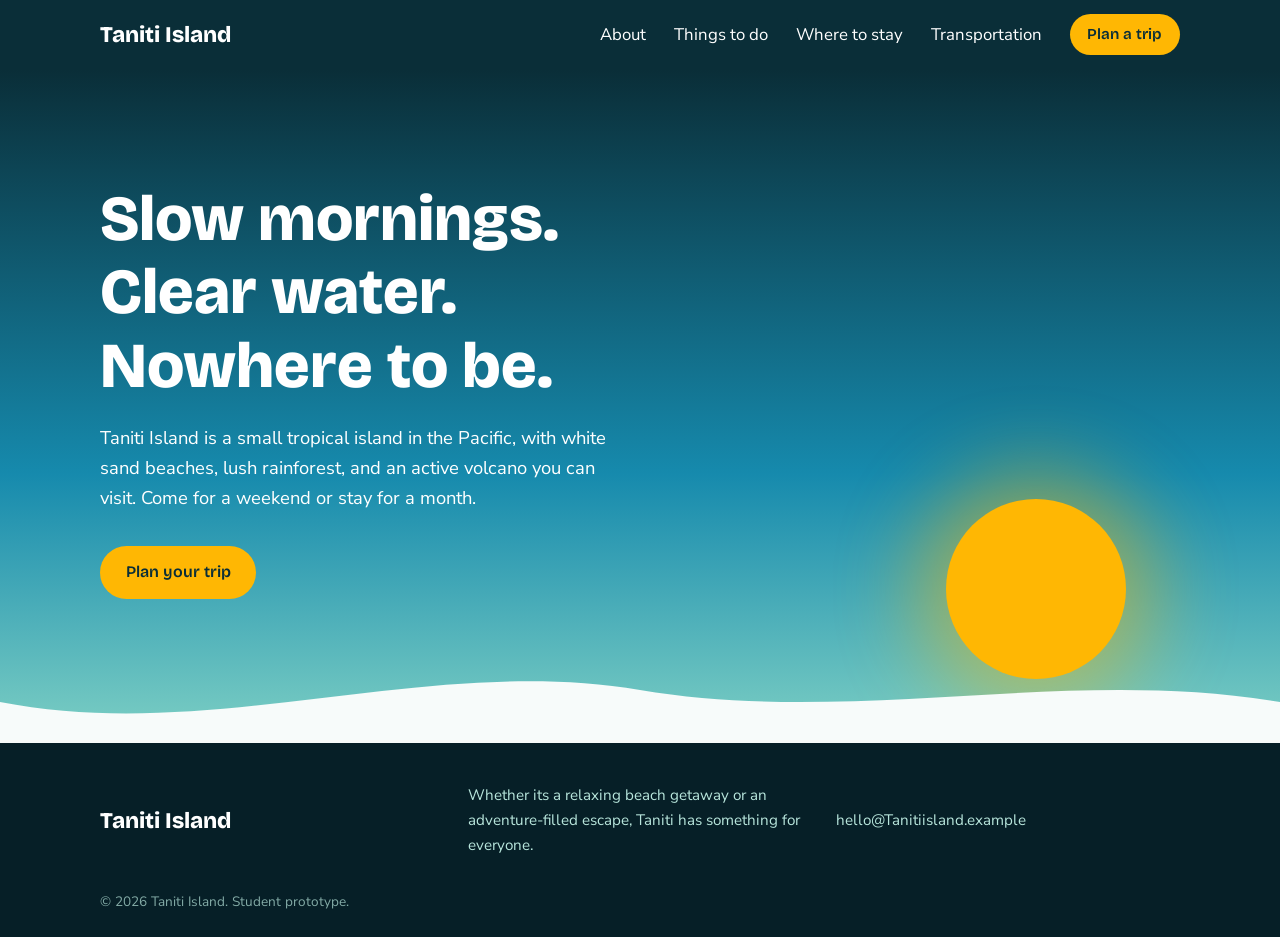
<file: index.html>
<!DOCTYPE html>
<html lang="en">
<head>
  <meta charset="UTF-8">
  <meta name="viewport" content="width=device-width, initial-scale=1.0">
  <title>Taniti Island | Plan Your Escape</title>
  <meta name="description" content="Taniti Island: white sand, clear water, and slow mornings. Plan your trip.">
  <link rel="preconnect" href="https://fonts.googleapis.com">
  <link rel="preconnect" href="https://fonts.gstatic.com" crossorigin>
  <link href="https://fonts.googleapis.com/css2?family=Bricolage+Grotesque:wght@600;800&family=Nunito+Sans:wght@400;600&display=swap" rel="stylesheet">
  <link rel="stylesheet" href="styles.css">
</head>
<body>

  <!-- ===== HEADER / NAV ===== -->
  <header class="site-header">
    <div class="container nav-bar">
      <a href="index.html" class="logo">Taniti Island</a>

      <button class="nav-toggle" id="navToggle" aria-expanded="false" aria-controls="mainNav">
        Menu
      </button>

      <nav id="mainNav" class="main-nav" aria-label="Main navigation">
        <ul>
          <li><a href="about.html">About</a></li>
          <li><a href="activities.html">Things to do</a></li>
          <li><a href="stay.html">Where to stay</a></li>
          <li><a href="transportation.html">Transportation</a></li>
          <li><a href="book.html" class="btn btn-small">Plan a trip</a></li>
        </ul>
      </nav>
    </div>
  </header>

  <main id="top">

    <!-- ===== HERO ===== -->
    <section class="hero">
      <div class="sun" aria-hidden="true"></div>
      <div class="container hero-content">
        <h1>Slow mornings. Clear water. Nowhere to be.</h1>
        <p class="hero-text">
          Taniti Island is a small tropical island in the Pacific, with white
          sand beaches, lush rainforest, and an active volcano you can visit.
          Come for a weekend or stay for a month.
        </p>
        <a href="book.html" class="btn">Plan your trip</a>
      </div>
      <svg class="wave" viewBox="0 0 1440 120" preserveAspectRatio="none" aria-hidden="true">
        <path d="M0,64 C240,120 480,0 720,48 C960,96 1200,16 1440,64 L1440,120 L0,120 Z"></path>
      </svg>
    </section>


  </main>

  <!-- ===== FOOTER ===== -->
  <footer class="site-footer">
    <div class="container footer-grid">
      <p class="logo">Taniti Island</p>
      <p>Whether its a relaxing beach getaway or an adventure-filled escape, Taniti has something for everyone.</p>
      <p>hello@Tanitiisland.example</p>
    </div>
    <p class="copyright">&copy; 2026 Taniti Island. Student prototype.</p>
  </footer>

  <script src="script.js"></script>
</body>
</html>
</file>
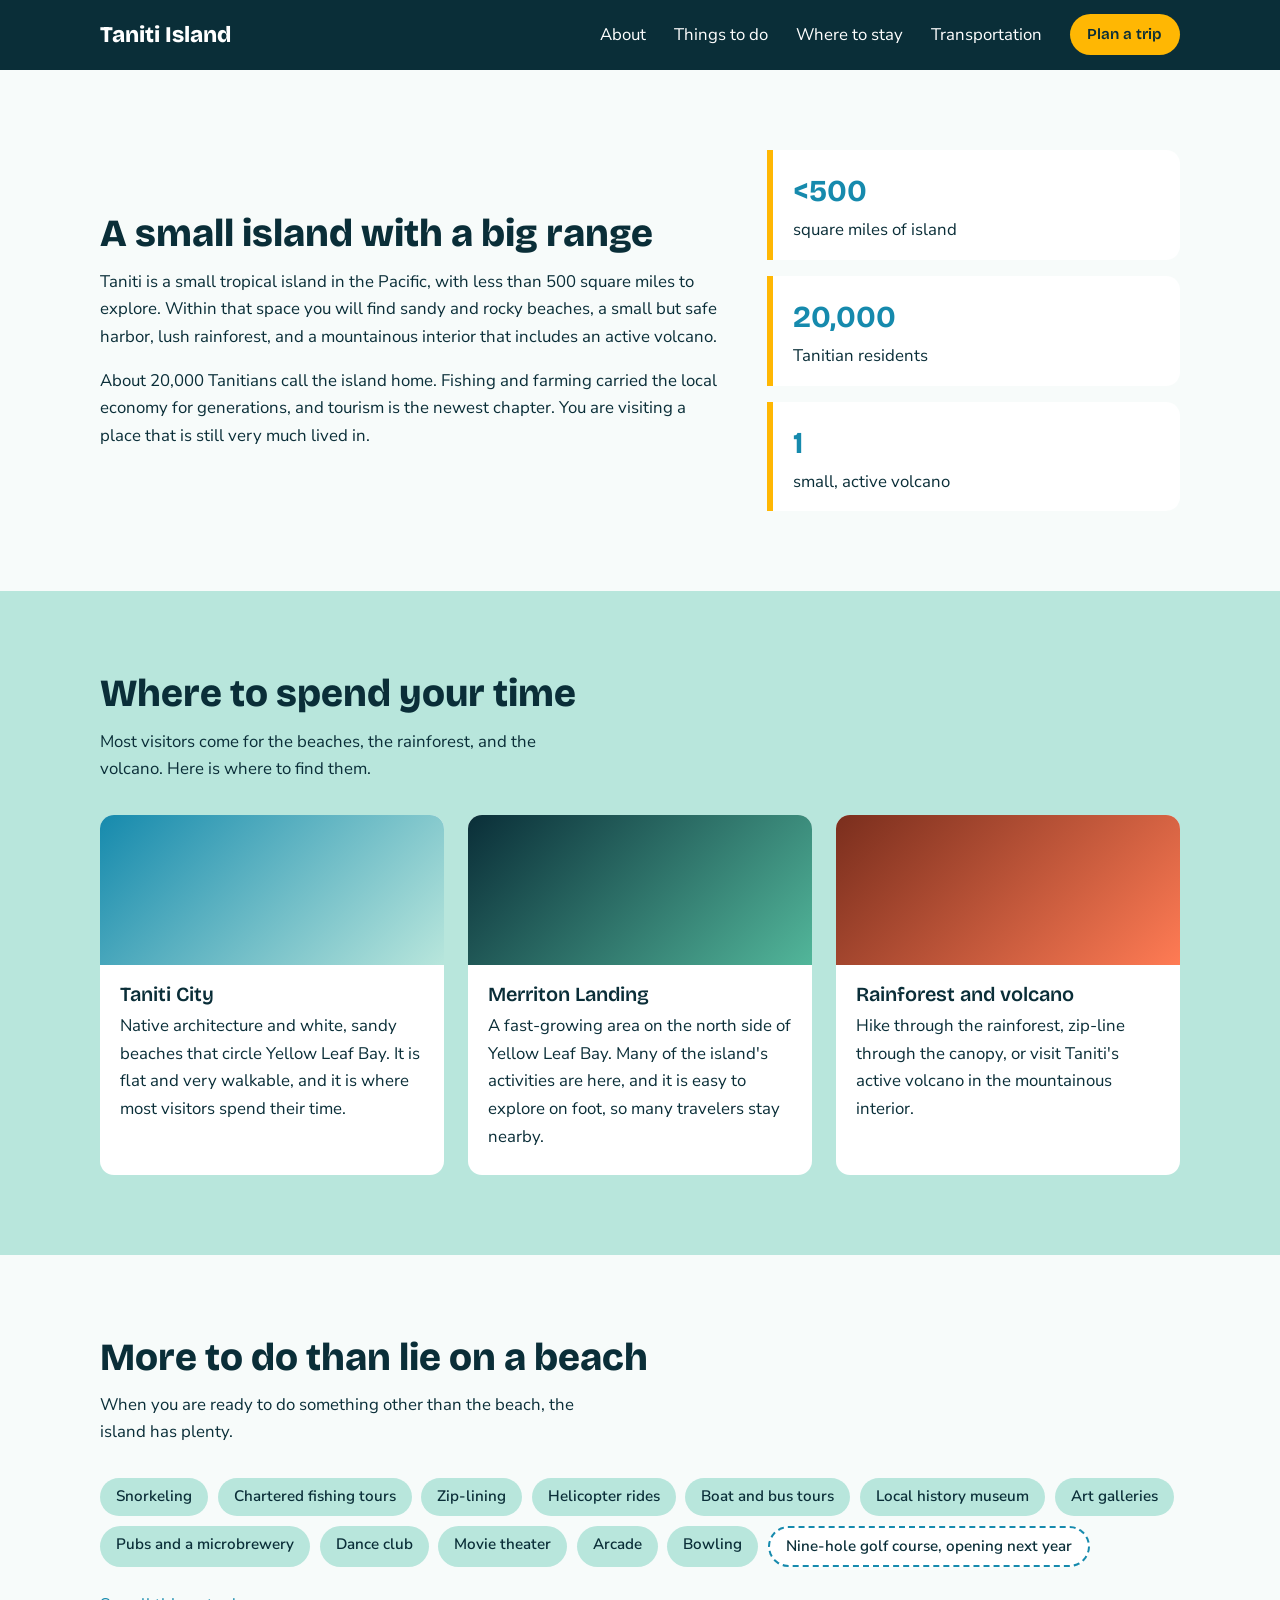
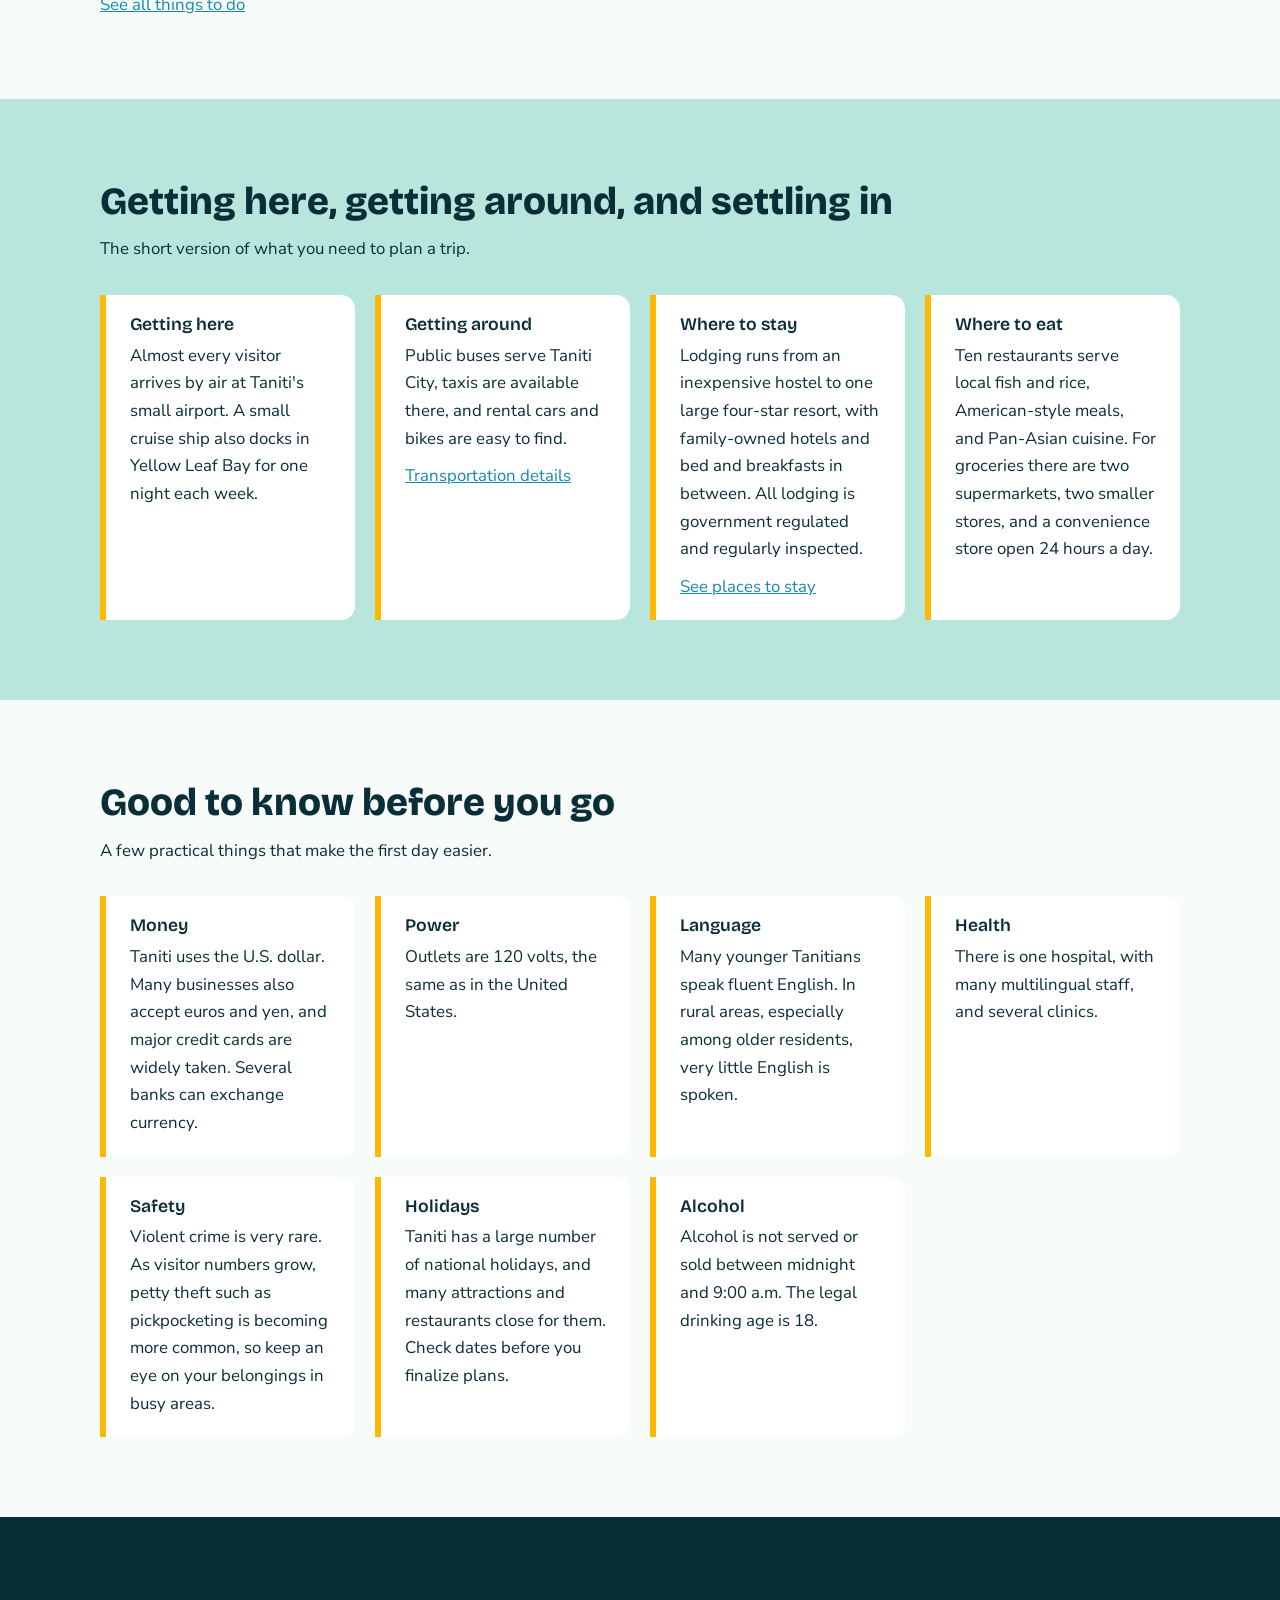
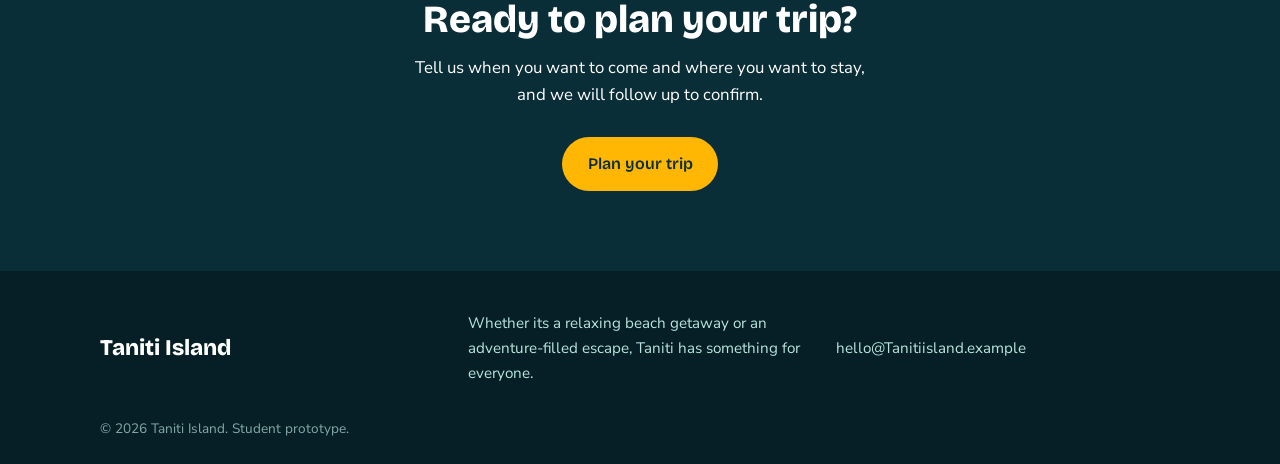
<file: about.html>
<!DOCTYPE html>
<html lang="en">
<head>
  <meta charset="UTF-8">
  <meta name="viewport" content="width=device-width, initial-scale=1.0">
  <title>About Taniti | Taniti Island</title>
  <meta name="description" content="Meet Taniti: a small tropical Pacific island with beaches, rainforest, a safe harbor, and an active volcano. Learn what to expect before you go.">
  <link rel="preconnect" href="https://fonts.googleapis.com">
  <link rel="preconnect" href="https://fonts.gstatic.com" crossorigin>
  <link href="https://fonts.googleapis.com/css2?family=Bricolage+Grotesque:wght@600;800&family=Nunito+Sans:wght@400;600&display=swap" rel="stylesheet">
  <link rel="stylesheet" href="styles.css">
</head>
<body>

  <!-- ===== HEADER / NAV ===== -->
  <header class="site-header">
    <div class="container nav-bar">
      <a href="index.html" class="logo">Taniti Island</a>

      <button class="nav-toggle" id="navToggle" aria-expanded="false" aria-controls="mainNav">
        Menu
      </button>

      <nav id="mainNav" class="main-nav" aria-label="Main navigation">
        <ul>
          <li><a href="about.html">About</a></li>
          <li><a href="activities.html">Things to do</a></li>
          <li><a href="stay.html">Where to stay</a></li>
          <li><a href="transportation.html">Transportation</a></li>
          <li><a href="book.html" class="btn btn-small">Plan a trip</a></li>
        </ul>
      </nav>
    </div>
  </header>

  <main>

    <!-- ===== ABOUT ===== -->
    <section id="about" class="section">
      <div class="container about-grid">
        <div>
          <h2>A small island with a big range</h2>
          <p>
            Taniti is a small tropical island in the Pacific, with less than
            500 square miles to explore. Within that space you will find sandy
            and rocky beaches, a small but safe harbor, lush rainforest, and a
            mountainous interior that includes an active volcano.
          </p>
          <p>
            About 20,000 Tanitians call the island home. Fishing and farming
            carried the local economy for generations, and tourism is the
            newest chapter. You are visiting a place that is still very much
            lived in.
          </p>
        </div>

        <ul class="stats">
          <li><strong>&lt;500</strong> square miles of island</li>
          <li><strong>20,000</strong> Tanitian residents</li>
          <li><strong>1</strong> small, active volcano</li>
        </ul>
      </div>
    </section>

    <!-- ===== WHERE TO SPEND YOUR TIME ===== -->
    <section id="explore" class="section section-tinted">
      <div class="container">
        <h2>Where to spend your time</h2>
        <p class="section-intro">Most visitors come for the beaches, the rainforest, and the volcano. Here is where to find them.</p>

        <div class="card-grid">
          <article class="card">
            <div class="card-art art-city" aria-hidden="true"></div>
            <h3>Taniti City</h3>
            <p>Native architecture and white, sandy beaches that circle Yellow Leaf Bay. It is flat and very walkable, and it is where most visitors spend their time.</p>
          </article>

          <article class="card">
            <div class="card-art art-landing" aria-hidden="true"></div>
            <h3>Merriton Landing</h3>
            <p>A fast-growing area on the north side of Yellow Leaf Bay. Many of the island's activities are here, and it is easy to explore on foot, so many travelers stay nearby.</p>
          </article>

          <article class="card">
            <div class="card-art art-volcano" aria-hidden="true"></div>
            <h3>Rainforest and volcano</h3>
            <p>Hike through the rainforest, zip-line through the canopy, or visit Taniti's active volcano in the mountainous interior.</p>
          </article>
        </div>
      </div>
    </section>

    <!-- ===== THINGS TO DO ===== -->
    <section id="do" class="section">
      <div class="container">
        <h2>More to do than lie on a beach</h2>
        <p class="section-intro">When you are ready to do something other than the beach, the island has plenty.</p>

        <ul class="pill-list">
          <li>Snorkeling</li>
          <li>Chartered fishing tours</li>
          <li>Zip-lining</li>
          <li>Helicopter rides</li>
          <li>Boat and bus tours</li>
          <li>Local history museum</li>
          <li>Art galleries</li>
          <li>Pubs and a microbrewery</li>
          <li>Dance club</li>
          <li>Movie theater</li>
          <li>Arcade</li>
          <li>Bowling</li>
          <li class="soon">Nine-hole golf course, opening next year</li>
        </ul>

        <p><a href="activities.html">See all things to do</a></p>
      </div>
    </section>

    <!-- ===== GETTING HERE, AROUND, STAYING, EATING ===== -->
    <section id="getting" class="section section-tinted">
      <div class="container">
        <h2>Getting here, getting around, and settling in</h2>
        <p class="section-intro">The short version of what you need to plan a trip.</p>

        <div class="fact-grid">
          <div class="fact">
            <h3>Getting here</h3>
            <p>Almost every visitor arrives by air at Taniti's small airport. A small cruise ship also docks in Yellow Leaf Bay for one night each week.</p>
          </div>

          <div class="fact">
            <h3>Getting around</h3>
            <p>Public buses serve Taniti City, taxis are available there, and rental cars and bikes are easy to find.</p>
            <p><a href="transportation.html">Transportation details</a></p>
          </div>

          <div class="fact">
            <h3>Where to stay</h3>
            <p>Lodging runs from an inexpensive hostel to one large four-star resort, with family-owned hotels and bed and breakfasts in between. All lodging is government regulated and regularly inspected.</p>
            <p><a href="stay.html">See places to stay</a></p>
          </div>

          <div class="fact">
            <h3>Where to eat</h3>
            <p>Ten restaurants serve local fish and rice, American-style meals, and Pan-Asian cuisine. For groceries there are two supermarkets, two smaller stores, and a convenience store open 24 hours a day.</p>
          </div>
        </div>
      </div>
    </section>

    <!-- ===== GOOD TO KNOW ===== -->
    <section id="know" class="section">
      <div class="container">
        <h2>Good to know before you go</h2>
        <p class="section-intro">A few practical things that make the first day easier.</p>

        <div class="fact-grid">
          <div class="fact">
            <h3>Money</h3>
            <p>Taniti uses the U.S. dollar. Many businesses also accept euros and yen, and major credit cards are widely taken. Several banks can exchange currency.</p>
          </div>

          <div class="fact">
            <h3>Power</h3>
            <p>Outlets are 120 volts, the same as in the United States.</p>
          </div>

          <div class="fact">
            <h3>Language</h3>
            <p>Many younger Tanitians speak fluent English. In rural areas, especially among older residents, very little English is spoken.</p>
          </div>

          <div class="fact">
            <h3>Health</h3>
            <p>There is one hospital, with many multilingual staff, and several clinics.</p>
          </div>

          <div class="fact">
            <h3>Safety</h3>
            <p>Violent crime is very rare. As visitor numbers grow, petty theft such as pickpocketing is becoming more common, so keep an eye on your belongings in busy areas.</p>
          </div>

          <div class="fact">
            <h3>Holidays</h3>
            <p>Taniti has a large number of national holidays, and many attractions and restaurants close for them. Check dates before you finalize plans.</p>
          </div>

          <div class="fact">
            <h3>Alcohol</h3>
            <p>Alcohol is not served or sold between midnight and 9:00 a.m. The legal drinking age is 18.</p>
          </div>
        </div>
      </div>
    </section>

    <!-- ===== CALL TO ACTION ===== -->
    <section class="section section-dark cta">
      <div class="container">
        <h2>Ready to plan your trip?</h2>
        <p>Tell us when you want to come and where you want to stay, and we will follow up to confirm.</p>
        <a href="book.html" class="btn">Plan your trip</a>
      </div>
    </section>

  </main>

  <!-- ===== FOOTER ===== -->
  <footer class="site-footer">
    <div class="container footer-grid">
      <p class="logo">Taniti Island</p>
      <p>Whether its a relaxing beach getaway or an adventure-filled escape, Taniti has something for everyone.</p>
      <p>hello@Tanitiisland.example</p>
    </div>
    <p class="copyright">&copy; 2026 Taniti Island. Student prototype.</p>
  </footer>

  <script src="script.js"></script>
</body>
</html>
</file>
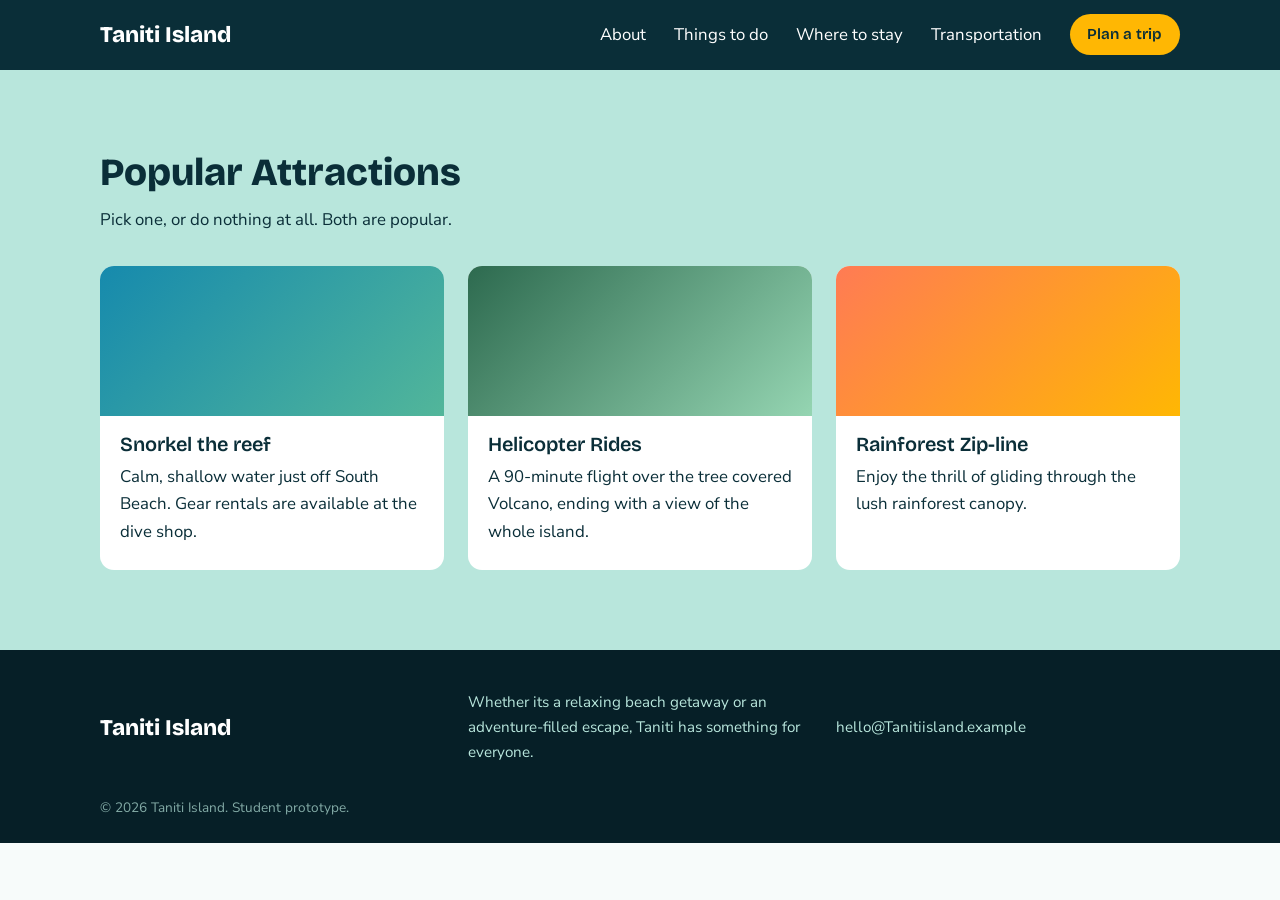
<file: activities.html>
<!DOCTYPE html>
<html lang="en">
<head>
  <meta charset="UTF-8">
  <meta name="viewport" content="width=device-width, initial-scale=1.0">
  <title>Things to Do | Taniti Island</title>
  <meta name="description" content="Things to do on Taniti: snorkeling, hikes, and sunset sails.">
  <link rel="preconnect" href="https://fonts.googleapis.com">
  <link rel="preconnect" href="https://fonts.gstatic.com" crossorigin>
  <link href="https://fonts.googleapis.com/css2?family=Bricolage+Grotesque:wght@600;800&family=Nunito+Sans:wght@400;600&display=swap" rel="stylesheet">
  <link rel="stylesheet" href="styles.css">
</head>
<body>

  <!-- ===== HEADER / NAV ===== -->
  <header class="site-header">
    <div class="container nav-bar">
      <a href="index.html" class="logo">Taniti Island</a>

      <button class="nav-toggle" id="navToggle" aria-expanded="false" aria-controls="mainNav">
        Menu
      </button>

      <nav id="mainNav" class="main-nav" aria-label="Main navigation">
        <ul>
          <li><a href="about.html">About</a></li>
          <li><a href="activities.html">Things to do</a></li>
          <li><a href="stay.html">Where to stay</a></li>
          <li><a href="transportation.html">Transportation</a></li>
          <li><a href="book.html" class="btn btn-small">Plan a trip</a></li>
        </ul>
      </nav>
    </div>
  </header>

<main>    



<!-- ===== ACTIVITIES ===== -->
    <section id="activities" class="section section-tinted">
      <div class="container">
        <h2>Popular Attractions</h2>
        <p class="section-intro">Pick one, or do nothing at all. Both are popular.</p>

        <div class="card-grid">
          <article class="card">
            <div class="card-art art-reef" aria-hidden="true"></div>
            <h3>Snorkel the reef</h3>
            <p>Calm, shallow water just off South Beach. Gear rentals are available at the dive shop.</p>
          </article>

          <article class="card">
            <div class="card-art art-trail" aria-hidden="true"></div>
            <h3>Helicopter Rides</h3>
            <p>A 90-minute flight over the tree covered Volcano, ending with a view of the whole island.</p>
          </article>

          <article class="card">
            <div class="card-art art-sunset" aria-hidden="true"></div>
            <h3>Rainforest Zip-line</h3>
            <p>Enjoy the thrill of gliding through the lush rainforest canopy.</p>
          </article>
        </div>
      </div>
    </section>

</main>

  <!-- ===== FOOTER ===== -->
  <footer class="site-footer">
    <div class="container footer-grid">
      <p class="logo">Taniti Island</p>
      <p>Whether its a relaxing beach getaway or an adventure-filled escape, Taniti has something for everyone.</p>
      <p>hello@Tanitiisland.example</p>
    </div>
    <p class="copyright">&copy; 2026 Taniti Island. Student prototype.</p>
  </footer>

  <script src="script.js"></script>
</body>
</html>
</file>
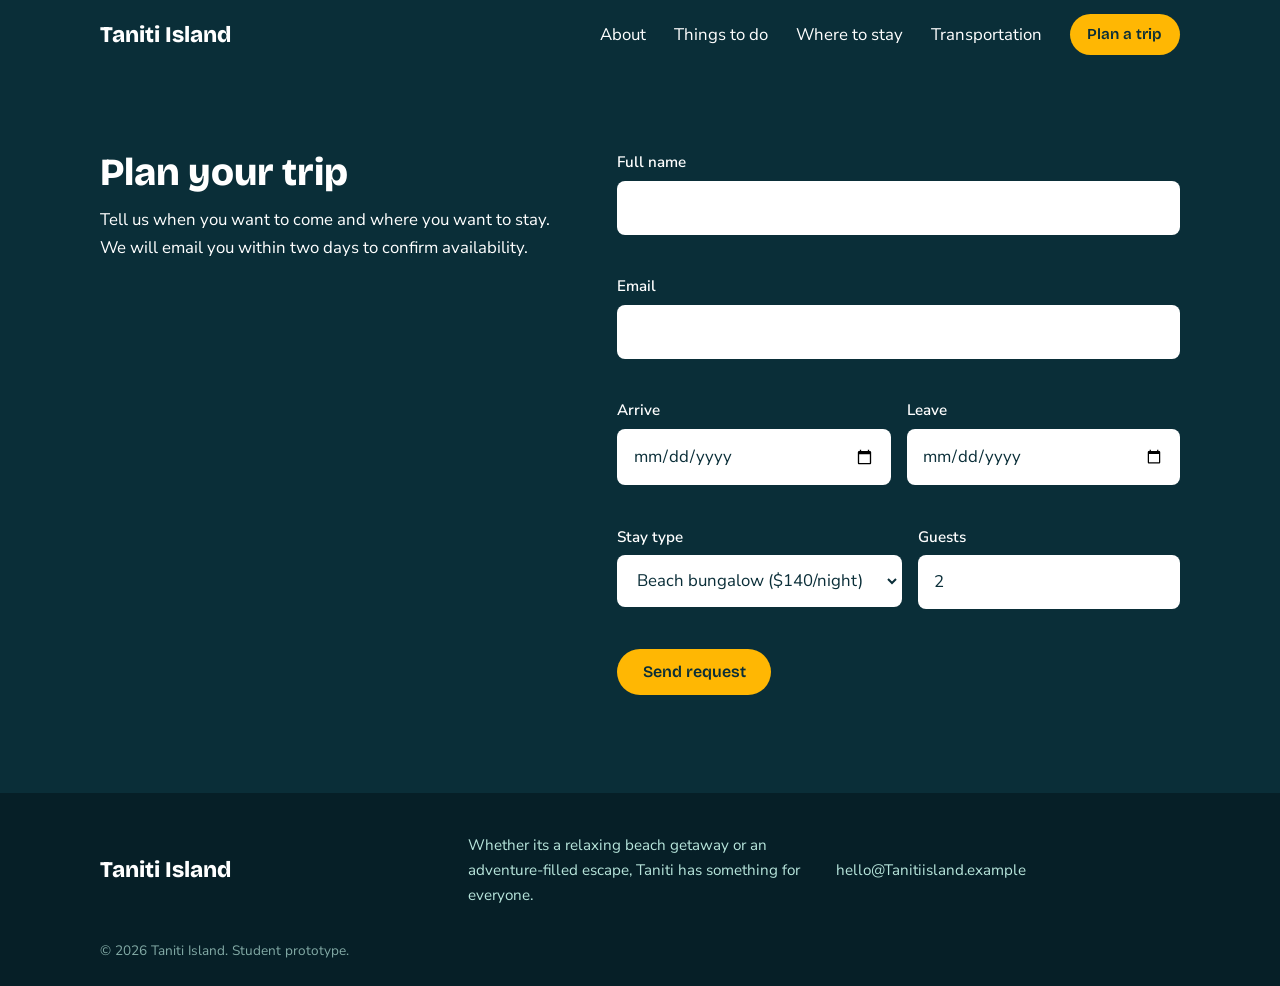
<file: book.html>
<!DOCTYPE html>
<html lang="en">
<head>
  <meta charset="UTF-8">
  <meta name="viewport" content="width=device-width, initial-scale=1.0">
  <title>Plan a Trip | Taniti Island</title>
  <meta name="description" content="Tell us when you want to visit Taniti and where you want to stay. We will email you within two days to confirm availability.">
  <link rel="preconnect" href="https://fonts.googleapis.com">
  <link rel="preconnect" href="https://fonts.gstatic.com" crossorigin>
  <link href="https://fonts.googleapis.com/css2?family=Bricolage+Grotesque:wght@600;800&family=Nunito+Sans:wght@400;600&display=swap" rel="stylesheet">
  <link rel="stylesheet" href="styles.css">
</head>
<body>

  <!-- ===== HEADER / NAV ===== -->
  <header class="site-header">
    <div class="container nav-bar">
      <a href="index.html" class="logo">Taniti Island</a>

      <button class="nav-toggle" id="navToggle" aria-expanded="false" aria-controls="mainNav">
        Menu
      </button>

      <nav id="mainNav" class="main-nav" aria-label="Main navigation">
        <ul>
          <li><a href="about.html">About</a></li>
          <li><a href="activities.html">Things to do</a></li>
          <li><a href="stay.html">Where to stay</a></li>
          <li><a href="transportation.html">Transportation</a></li>
          <li><a href="book.html" class="btn btn-small">Plan a trip</a></li>
        </ul>
      </nav>
    </div>
  </header>

  <main>

    <!-- ===== BOOKING FORM ===== -->
    <section id="book" class="section section-dark">
      <div class="container book-wrap">
        <div class="book-intro">
          <h2>Plan your trip</h2>
          <p>
            Tell us when you want to come and where you want to stay. We will
            email you within two days to confirm availability.
          </p>
        </div>

        <form id="bookingForm" class="booking-form" novalidate>
          <div class="field">
            <label for="name">Full name</label>
            <input type="text" id="name" name="name" autocomplete="name">
            <span class="error" id="nameError"></span>
          </div>

          <div class="field">
            <label for="email">Email</label>
            <input type="email" id="email" name="email" autocomplete="email">
            <span class="error" id="emailError"></span>
          </div>

          <div class="field-row">
            <div class="field">
              <label for="checkin">Arrive</label>
              <input type="date" id="checkin" name="checkin">
              <span class="error" id="checkinError"></span>
            </div>

            <div class="field">
              <label for="checkout">Leave</label>
              <input type="date" id="checkout" name="checkout">
              <span class="error" id="checkoutError"></span>
            </div>
          </div>

          <div class="field-row">
            <div class="field">
              <label for="stayType">Stay type</label>
              <select id="stayType" name="stayType">
                <option value="140">Beach bungalow ($140/night)</option>
                <option value="220">Garden villa ($220/night)</option>
                <option value="75">Village guesthouse ($75/night)</option>
                <option value="300">Luxury Hotel ($300/night)</option>
              </select>
            </div>

            <div class="field">
              <label for="guests">Guests</label>
              <input type="number" id="guests" name="guests" min="1" max="4" value="2">
              <span class="error" id="guestsError"></span>
            </div>
          </div>

          <button type="submit" class="btn">Send request</button>

          <p class="form-result" id="formResult" role="status" aria-live="polite"></p>
        </form>
      </div>
    </section>

  </main>

  <!-- ===== FOOTER ===== -->
  <footer class="site-footer">
    <div class="container footer-grid">
      <p class="logo">Taniti Island</p>
      <p>Whether its a relaxing beach getaway or an adventure-filled escape, Taniti has something for everyone.</p>
      <p>hello@Tanitiisland.example</p>
    </div>
    <p class="copyright">&copy; 2026 Taniti Island. Student prototype.</p>
  </footer>

  <script src="script.js"></script>
</body>
</html>
</file>
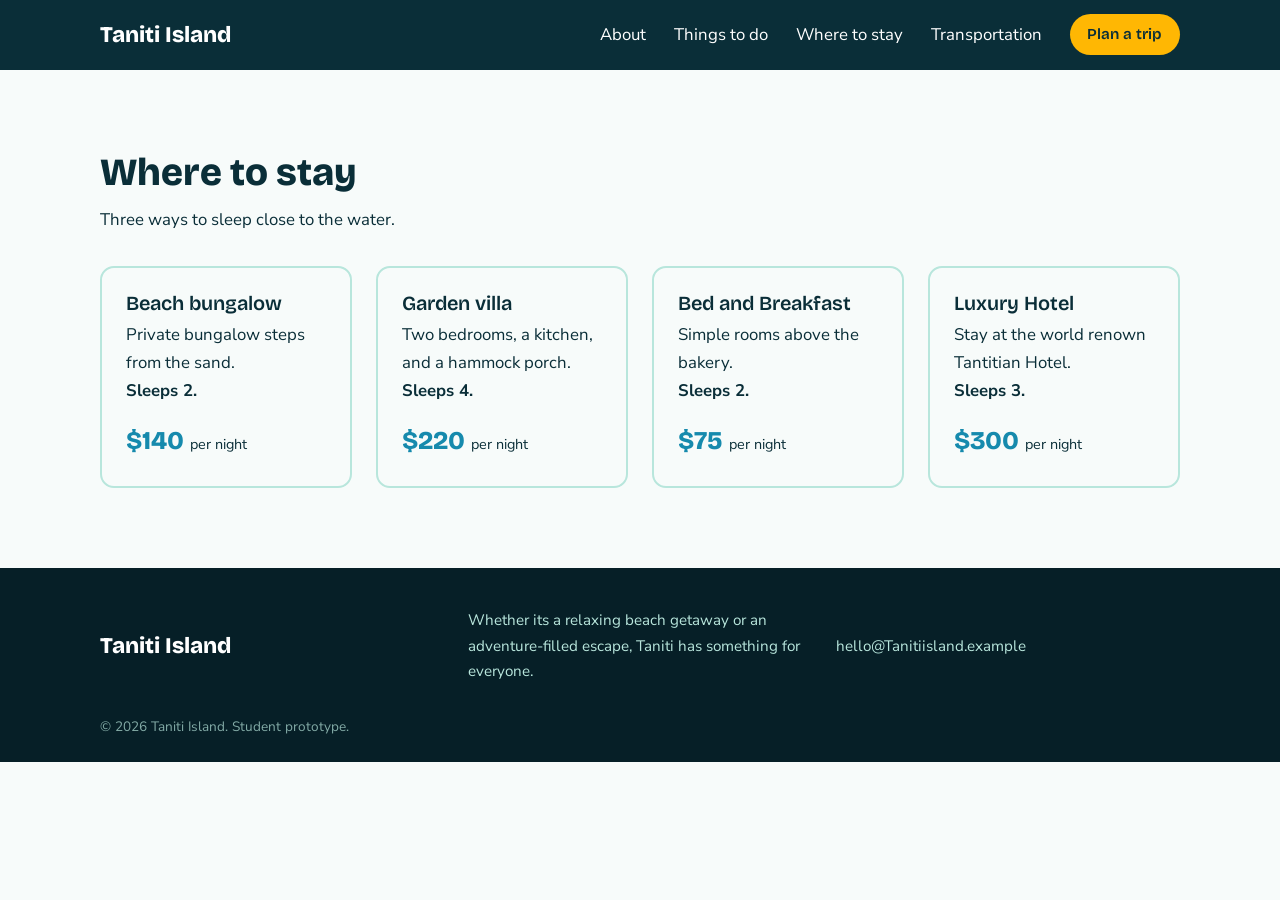
<file: stay.html>
<!DOCTYPE html>
<html lang="en">
<head>
  <meta charset="UTF-8">
  <meta name="viewport" content="width=device-width, initial-scale=1.0">
  <title>Where to Stay | Taniti Island</title>
  <meta name="description" content="Places to stay on Taniti, from simple rooms to private bungalows, with nightly prices.">
  <link rel="preconnect" href="https://fonts.googleapis.com">
  <link rel="preconnect" href="https://fonts.gstatic.com" crossorigin>
  <link href="https://fonts.googleapis.com/css2?family=Bricolage+Grotesque:wght@600;800&family=Nunito+Sans:wght@400;600&display=swap" rel="stylesheet">
  <link rel="stylesheet" href="styles.css">
</head>
<body>

  <!-- ===== HEADER / NAV ===== -->
  <header class="site-header">
    <div class="container nav-bar">
      <a href="index.html" class="logo">Taniti Island</a>

      <button class="nav-toggle" id="navToggle" aria-expanded="false" aria-controls="mainNav">
        Menu
      </button>

      <nav id="mainNav" class="main-nav" aria-label="Main navigation">
        <ul>
          <li><a href="about.html">About</a></li>
          <li><a href="activities.html">Things to do</a></li>
          <li><a href="stay.html">Where to stay</a></li>
          <li><a href="transportation.html">Transportation</a></li>
          <li><a href="book.html" class="btn btn-small">Plan a trip</a></li>
        </ul>
      </nav>
    </div>
  </header>

<main>

     <!-- ===== WHERE TO STAY ===== -->
    <section id="stay" class="section">
      <div class="container">
        <h2>Where to stay</h2>
        <p class="section-intro">Three ways to sleep close to the water.</p>

        <div class="stay-list">
          <article class="stay">
            <h3>Beach bungalow</h3>
            <p>Private bungalow steps from the sand.<br><strong>Sleeps 2.</strong></p>
            <p class="price">$140 <span>per night</span></p>
          </article>

          <article class="stay">
            <h3>Garden villa</h3>
            <p>Two bedrooms, a kitchen, and a hammock porch.<br><strong>Sleeps 4.</strong></p>
            <p class="price">$220 <span>per night</span></p>
          </article>

          <article class="stay">
            <h3>Bed and Breakfast</h3>
            <p>Simple rooms above the bakery.<br><strong>Sleeps 2.</strong></p>
            <p class="price">$75 <span>per night</span></p>
          </article>

          <article class="stay">
            <h3>Luxury Hotel</h3>
            <p>Stay at the world renown Tantitian Hotel.<br><strong>Sleeps 3.</strong></p>
            <p class="price">$300 <span>per night</span></p>
          </article>
        </div>
      </div>
    </section>

</main>

  <!-- ===== FOOTER ===== -->
  <footer class="site-footer">
    <div class="container footer-grid">
      <p class="logo">Taniti Island</p>
      <p>Whether its a relaxing beach getaway or an adventure-filled escape, Taniti has something for everyone.</p>
      <p>hello@Tanitiisland.example</p>
    </div>
    <p class="copyright">&copy; 2026 Taniti Island. Student prototype.</p>
  </footer>

  <script src="script.js"></script>
</body>
</html>
</file>
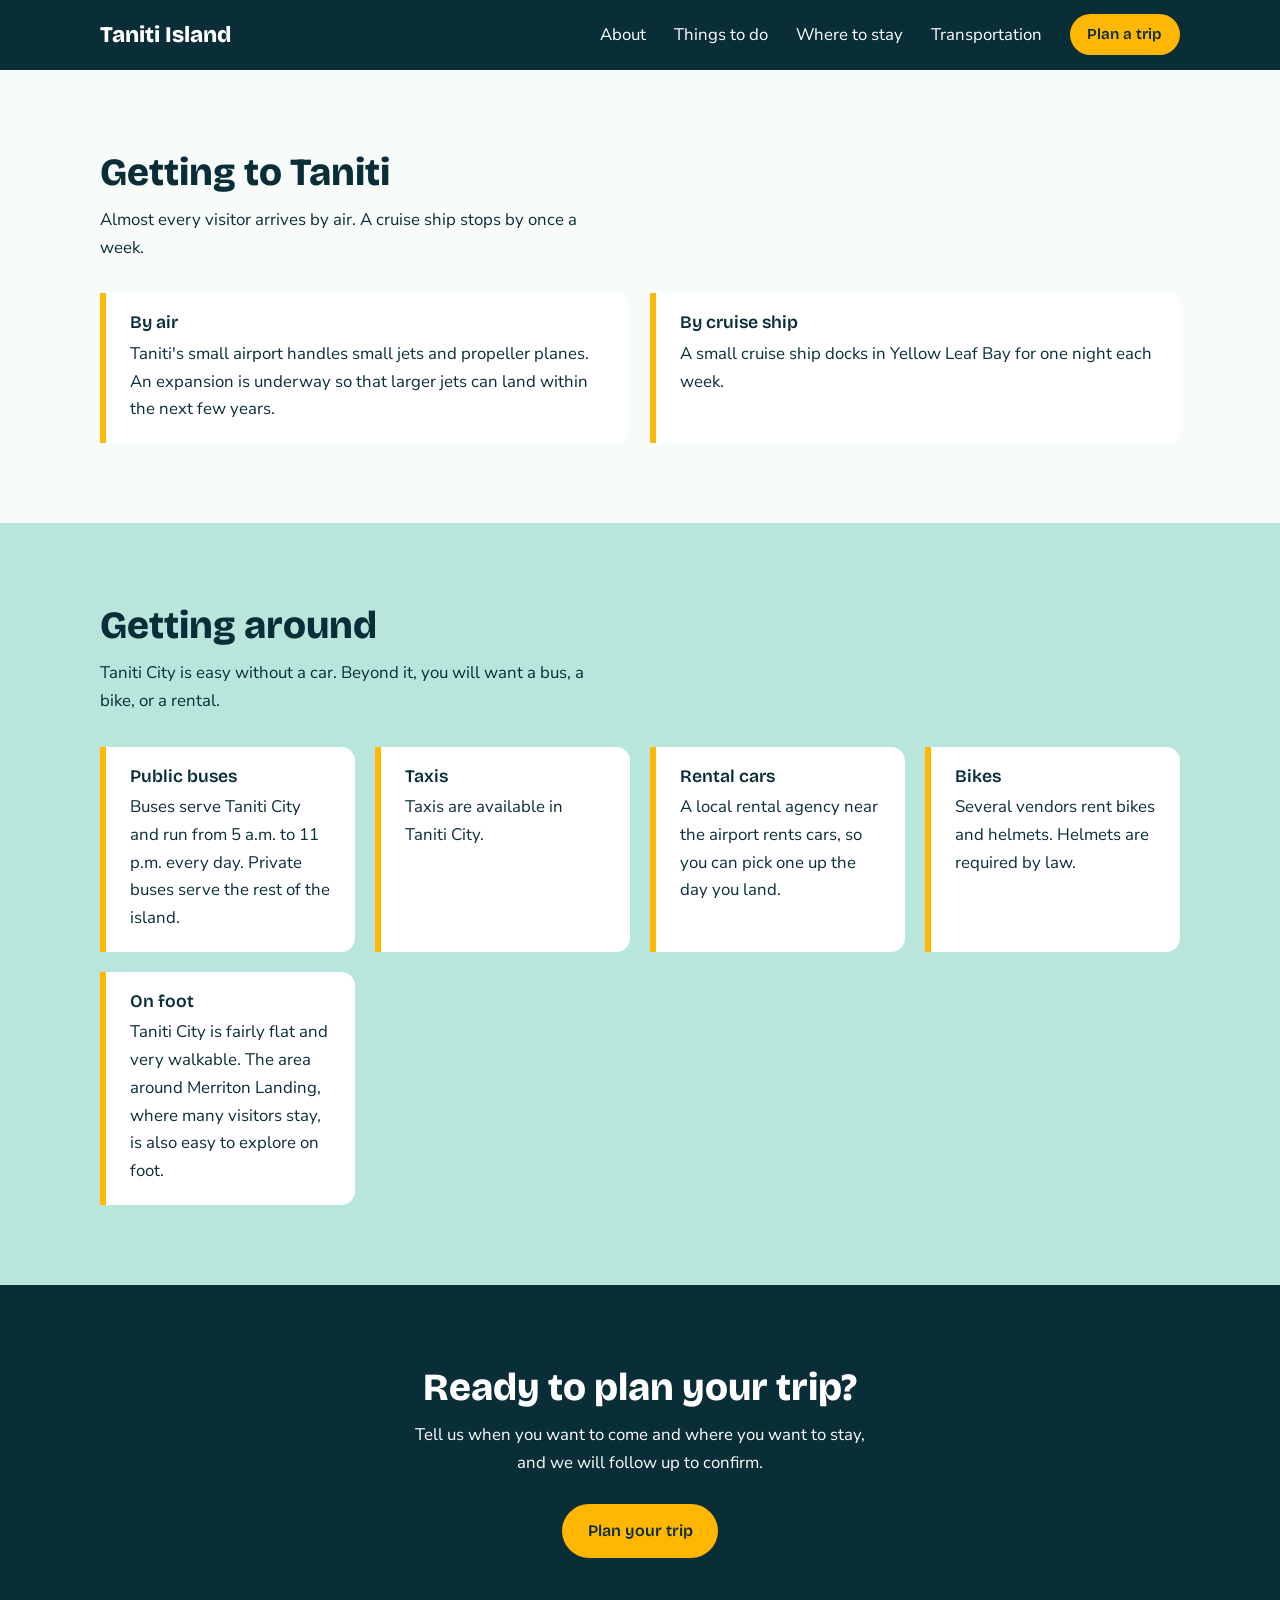
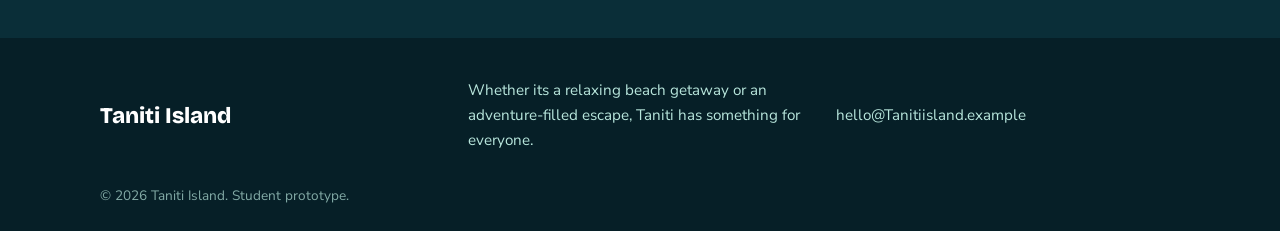
<file: transportation.html>
<!DOCTYPE html>
<html lang="en">
<head>
  <meta charset="UTF-8">
  <meta name="viewport" content="width=device-width, initial-scale=1.0">
  <title>Transportation | Taniti Island</title>
  <meta name="description" content="How to get to Taniti by air or cruise ship, and how to get around by bus, taxi, rental car, bike, or on foot.">
  <link rel="preconnect" href="https://fonts.googleapis.com">
  <link rel="preconnect" href="https://fonts.gstatic.com" crossorigin>
  <link href="https://fonts.googleapis.com/css2?family=Bricolage+Grotesque:wght@600;800&family=Nunito+Sans:wght@400;600&display=swap" rel="stylesheet">
  <link rel="stylesheet" href="styles.css">
</head>
<body>

  <!-- ===== HEADER / NAV ===== -->
  <header class="site-header">
    <div class="container nav-bar">
      <a href="index.html" class="logo">Taniti Island</a>

      <button class="nav-toggle" id="navToggle" aria-expanded="false" aria-controls="mainNav">
        Menu
      </button>

      <nav id="mainNav" class="main-nav" aria-label="Main navigation">
        <ul>
          <li><a href="about.html">About</a></li>
          <li><a href="activities.html">Things to do</a></li>
          <li><a href="stay.html">Where to stay</a></li>
          <li><a href="transportation.html">Transportation</a></li>
          <li><a href="book.html" class="btn btn-small">Plan a trip</a></li>
        </ul>
      </nav>
    </div>
  </header>

  <main>

    <!-- ===== GETTING HERE ===== -->
    <section id="arrive" class="section">
      <div class="container">
        <h2>Getting to Taniti</h2>
        <p class="section-intro">Almost every visitor arrives by air. A cruise ship stops by once a week.</p>

        <div class="fact-grid">
          <div class="fact">
            <h3>By air</h3>
            <p>Taniti's small airport handles small jets and propeller planes. An expansion is underway so that larger jets can land within the next few years.</p>
          </div>

          <div class="fact">
            <h3>By cruise ship</h3>
            <p>A small cruise ship docks in Yellow Leaf Bay for one night each week.</p>
          </div>
        </div>
      </div>
    </section>

    <!-- ===== GETTING AROUND ===== -->
    <section id="around" class="section section-tinted">
      <div class="container">
        <h2>Getting around</h2>
        <p class="section-intro">Taniti City is easy without a car. Beyond it, you will want a bus, a bike, or a rental.</p>

        <div class="fact-grid">
          <div class="fact">
            <h3>Public buses</h3>
            <p>Buses serve Taniti City and run from 5 a.m. to 11 p.m. every day. Private buses serve the rest of the island.</p>
          </div>

          <div class="fact">
            <h3>Taxis</h3>
            <p>Taxis are available in Taniti City.</p>
          </div>

          <div class="fact">
            <h3>Rental cars</h3>
            <p>A local rental agency near the airport rents cars, so you can pick one up the day you land.</p>
          </div>

          <div class="fact">
            <h3>Bikes</h3>
            <p>Several vendors rent bikes and helmets. Helmets are required by law.</p>
          </div>

          <div class="fact">
            <h3>On foot</h3>
            <p>Taniti City is fairly flat and very walkable. The area around Merriton Landing, where many visitors stay, is also easy to explore on foot.</p>
          </div>
        </div>
      </div>
    </section>

    <!-- ===== CALL TO ACTION ===== -->
    <section class="section section-dark cta">
      <div class="container">
        <h2>Ready to plan your trip?</h2>
        <p>Tell us when you want to come and where you want to stay, and we will follow up to confirm.</p>
        <a href="book.html" class="btn">Plan your trip</a>
      </div>
    </section>

  </main>

  <!-- ===== FOOTER ===== -->
  <footer class="site-footer">
    <div class="container footer-grid">
      <p class="logo">Taniti Island</p>
      <p>Whether its a relaxing beach getaway or an adventure-filled escape, Taniti has something for everyone.</p>
      <p>hello@Tanitiisland.example</p>
    </div>
    <p class="copyright">&copy; 2026 Taniti Island. Student prototype.</p>
  </footer>

  <script src="script.js"></script>
</body>
</html>
</file>
<file: styles.css>
/* =========================================================
   Taniti Island - styles.css
   1. Variables  2. Base  3. Layout  4. Header  5. Hero
   6. Sections   7. Cards 8. Form    9. Footer 10. Responsive
   ========================================================= */

/* ---------- 1. VARIABLES ---------- */
:root {
  --ink: #0a2e38;        /* deep lagoon, main text + dark sections */
  --lagoon: #168aad;     /* links and accents */
  --seafoam: #b8e6dc;    /* tinted backgrounds */
  --sun: #ffb703;        /* buttons and the sun */
  --paper: #f7fbfa;      /* page background */
  --white: #ffffff;

  --font-heading: "Bricolage Grotesque", "Trebuchet MS", sans-serif;
  --font-body: "Nunito Sans", Arial, sans-serif;

  --radius: 14px;
  --max-width: 1080px;
}

/* ---------- 2. BASE ---------- */
* {
  box-sizing: border-box;
  margin: 0;
  padding: 0;
}

html {
  scroll-behavior: smooth;
  scroll-padding-top: 70px; /* so the sticky header doesn't cover headings */
}

body {
  font-family: var(--font-body);
  font-size: 1.05rem;
  line-height: 1.65;
  color: var(--ink);
  background: var(--paper);
}

h1, h2, h3, .logo {
  font-family: var(--font-heading);
  line-height: 1.15;
}

h1 { font-size: clamp(2.2rem, 6vw, 4rem); font-weight: 800; }
h2 { font-size: clamp(1.7rem, 4vw, 2.4rem); font-weight: 800; margin-bottom: 0.75rem; }
h3 { font-size: 1.25rem; font-weight: 600; margin-bottom: 0.4rem; }

p + p { margin-top: 1rem; }

a { color: var(--lagoon); }

:focus-visible {
  outline: 3px solid var(--sun);
  outline-offset: 3px;
}

/* ---------- 3. LAYOUT ---------- */
.container {
  width: 90%;
  max-width: var(--max-width);
  margin: 0 auto;
}

.section {
  padding: 5rem 0;
}

.section-tinted { background: var(--seafoam); }

.section-dark {
  background: var(--ink);
  color: var(--white);
}

.section-intro {
  margin-bottom: 2rem;
  max-width: 50ch;
}

/* Buttons */
.btn {
  display: inline-block;
  padding: 0.85rem 1.6rem;
  background: var(--sun);
  color: var(--ink);
  font-family: var(--font-heading);
  font-weight: 600;
  font-size: 1rem;
  text-decoration: none;
  border: none;
  border-radius: 999px;
  cursor: pointer;
  transition: transform 0.15s ease, background 0.15s ease;
}

.btn:hover {
  background: #ffc933;
  transform: translateY(-2px);
}

.btn-small {
  padding: 0.5rem 1.1rem;
  font-size: 0.95rem;
}

/* ---------- 4. HEADER ---------- */
.site-header {
  position: sticky;
  top: 0;
  z-index: 10;
  background: var(--ink);
}

.nav-bar {
  display: flex;
  justify-content: space-between;
  align-items: center;
  padding: 0.9rem 0;
}

.logo {
  font-size: 1.4rem;
  font-weight: 800;
  color: var(--white);
  text-decoration: none;
}

.main-nav ul {
  display: flex;
  align-items: center;
  gap: 1.75rem;
  list-style: none;
}

.main-nav a {
  color: var(--white);
  text-decoration: none;
}

.main-nav a:not(.btn):hover {
  color: var(--seafoam);
  text-decoration: underline;
}

.main-nav a.btn { color: var(--ink); }

.nav-toggle {
  display: none; /* only shown on small screens, see section 10 */
  background: none;
  border: 2px solid var(--seafoam);
  color: var(--white);
  padding: 0.4rem 0.9rem;
  border-radius: 8px;
  font: inherit;
  cursor: pointer;
}

/* ---------- 5. HERO ---------- */
.hero {
  position: relative;
  overflow: hidden;
  padding: 7rem 0 9rem;
  color: var(--white);
  /* sky: deep blue at top fading to warm light near the horizon */
  background: linear-gradient(180deg, #0a2e38 0%, #168aad 60%, #7ed0c4 100%);
}

.sun {
  position: absolute;
  right: 12%;
  bottom: 4rem;
  width: 180px;
  height: 180px;
  border-radius: 50%;
  background: var(--sun);
  box-shadow: 0 0 80px 30px rgba(255, 183, 3, 0.45);
}

.hero-content {
  position: relative; /* keeps text above the sun */
}

.hero-content h1 { max-width: 14ch; }

.hero-text {
  max-width: 48ch;
  margin: 1.25rem 0 2rem;
  font-size: 1.15rem;
}

.wave {
  position: absolute;
  bottom: -1px;
  left: 0;
  width: 100%;
  height: 90px;
  fill: var(--paper);
}

/* ---------- 6. ABOUT ---------- */
.about-grid {
  display: grid;
  grid-template-columns: 1.5fr 1fr;
  gap: 3rem;
  align-items: center;
}

.stats {
  list-style: none;
  display: grid;
  gap: 1rem;
}

.stats li {
  padding: 1rem 1.25rem;
  background: var(--white);
  border-left: 6px solid var(--sun);
  border-radius: 0 var(--radius) var(--radius) 0;
}

.stats strong {
  display: block;
  font-family: var(--font-heading);
  font-size: 1.9rem;
  color: var(--lagoon);
}

/* ---------- 7. CARDS ---------- */
.card-grid {
  display: grid;
  grid-template-columns: repeat(auto-fit, minmax(250px, 1fr));
  gap: 1.5rem;
}

.card {
  background: var(--white);
  border-radius: var(--radius);
  overflow: hidden;
  padding-bottom: 1.5rem;
}

.card h3,
.card p {
  padding: 0 1.25rem;
}

.card h3 { margin-top: 1.1rem; }

/* Each card has a colored panel instead of a photo.
   Swap these for real <img> tags once you have photos. */
.card-art {
  height: 150px;
}

.art-reef   { background: linear-gradient(135deg, #168aad, #52b69a); }
.art-trail  { background: linear-gradient(135deg, #2d6a4f, #95d5b2); }
.art-sunset { background: linear-gradient(135deg, #ff7b54, #ffb703); }

/* Stay list */
.stay-list {
  display: grid;
  grid-template-columns: repeat(auto-fit, minmax(250px, 1fr));
  gap: 1.5rem;
}

.stay {
  padding: 1.5rem;
  border: 2px solid var(--seafoam);
  border-radius: var(--radius);
  transition: border-color 0.2s ease;
}

.stay:hover { border-color: var(--lagoon); }

.price {
  margin-top: 1rem;
  font-family: var(--font-heading);
  font-size: 1.6rem;
  font-weight: 800;
  color: var(--lagoon);
}

.price span {
  font-family: var(--font-body);
  font-size: 0.9rem;
  font-weight: 400;
  color: var(--ink);
}

/* ---------- 8. FORM ---------- */
.book-wrap {
  display: grid;
  grid-template-columns: 1fr 1.2fr;
  gap: 3rem;
  align-items: start;
}

.booking-form {
  display: grid;
  gap: 1.1rem;
}

.field { display: flex; flex-direction: column; gap: 0.35rem; }

.field-row {
  display: grid;
  grid-template-columns: 1fr 1fr;
  gap: 1rem;
}

label {
  font-weight: 600;
  font-size: 0.95rem;
}

input,
select {
  padding: 0.7rem 0.85rem;
  font: inherit;
  color: var(--ink);
  background: var(--white);
  border: 2px solid transparent;
  border-radius: 8px;
}

input:focus,
select:focus {
  outline: none;
  border-color: var(--sun);
}

/* The JS adds this class when a field fails validation */
input.invalid { border-color: #ff8a80; }

.error {
  min-height: 1.2em;
  font-size: 0.85rem;
  color: #ffb4ab;
}

.booking-form .btn { justify-self: start; }

.form-result {
  padding: 0;
  color: var(--seafoam);
}

.form-result.show {
  padding: 1rem 1.25rem;
  background: rgba(184, 230, 220, 0.15);
  border-left: 5px solid var(--seafoam);
  border-radius: 8px;
}

/* ---------- 9. FOOTER ---------- */
.site-footer {
  background: #061f27;
  color: var(--seafoam);
  padding: 2.5rem 0 1.5rem;
  font-size: 0.95rem;
}

.footer-grid {
  display: grid;
  grid-template-columns: repeat(auto-fit, minmax(200px, 1fr));
  gap: 1.5rem;
  align-items: center;
}

.footer-grid p + p { margin-top: 0; }

.copyright {
  width: 90%;
  max-width: var(--max-width);
  margin: 2rem auto 0;
  font-size: 0.85rem;
  opacity: 0.7;
}

/* ---------- 9b. ABOUT + TRANSPORTATION PAGES ---------- */
.art-city    { background: linear-gradient(135deg, #168aad, #b8e6dc); }
.art-landing { background: linear-gradient(135deg, #0a2e38, #52b69a); }
.art-volcano { background: linear-gradient(135deg, #7a2e1d, #ff7b54); }

/* Short run of activity names */
.pill-list {
  display: flex;
  flex-wrap: wrap;
  gap: 0.6rem;
  list-style: none;
  margin: 1.5rem 0;
}

.pill-list li {
  padding: 0.4rem 1rem;
  background: var(--seafoam);
  border-radius: 999px;
  font-weight: 600;
  font-size: 0.95rem;
}

.pill-list li.soon {
  background: var(--white);
  border: 2px dashed var(--lagoon);
}

/* Small info cards */
.fact-grid {
  display: grid;
  grid-template-columns: repeat(auto-fit, minmax(240px, 1fr));
  gap: 1.25rem;
}

.fact {
  padding: 1.25rem 1.5rem;
  background: var(--white);
  border-left: 6px solid var(--sun);
  border-radius: 0 var(--radius) var(--radius) 0;
}

.fact h3 { font-size: 1.1rem; }

.fact p + p { margin-top: 0.6rem; }

/* Call-to-action band */
.cta {
  text-align: center;
}

.cta p {
  max-width: 48ch;
  margin: 0 auto 1.75rem;
}

/* ---------- 10. RESPONSIVE ---------- */
@media (max-width: 768px) {
  .section { padding: 3.5rem 0; }

  .nav-toggle { display: block; }

  .main-nav {
    display: none;
    position: absolute;
    top: 100%;
    left: 0;
    right: 0;
    background: var(--ink);
    padding: 1rem 5%;
  }

  .main-nav.open { display: block; }

  .main-nav ul {
    flex-direction: column;
    align-items: flex-start;
    gap: 1rem;
  }

  .hero { padding: 4.5rem 0 7rem; }

  .sun {
    width: 110px;
    height: 110px;
    right: 6%;
    bottom: 5rem;
  }

  .about-grid,
  .book-wrap {
    grid-template-columns: 1fr;
    gap: 2rem;
  }
}

@media (prefers-reduced-motion: reduce) {
  html { scroll-behavior: auto; }
  .btn { transition: none; }
}
</file>
